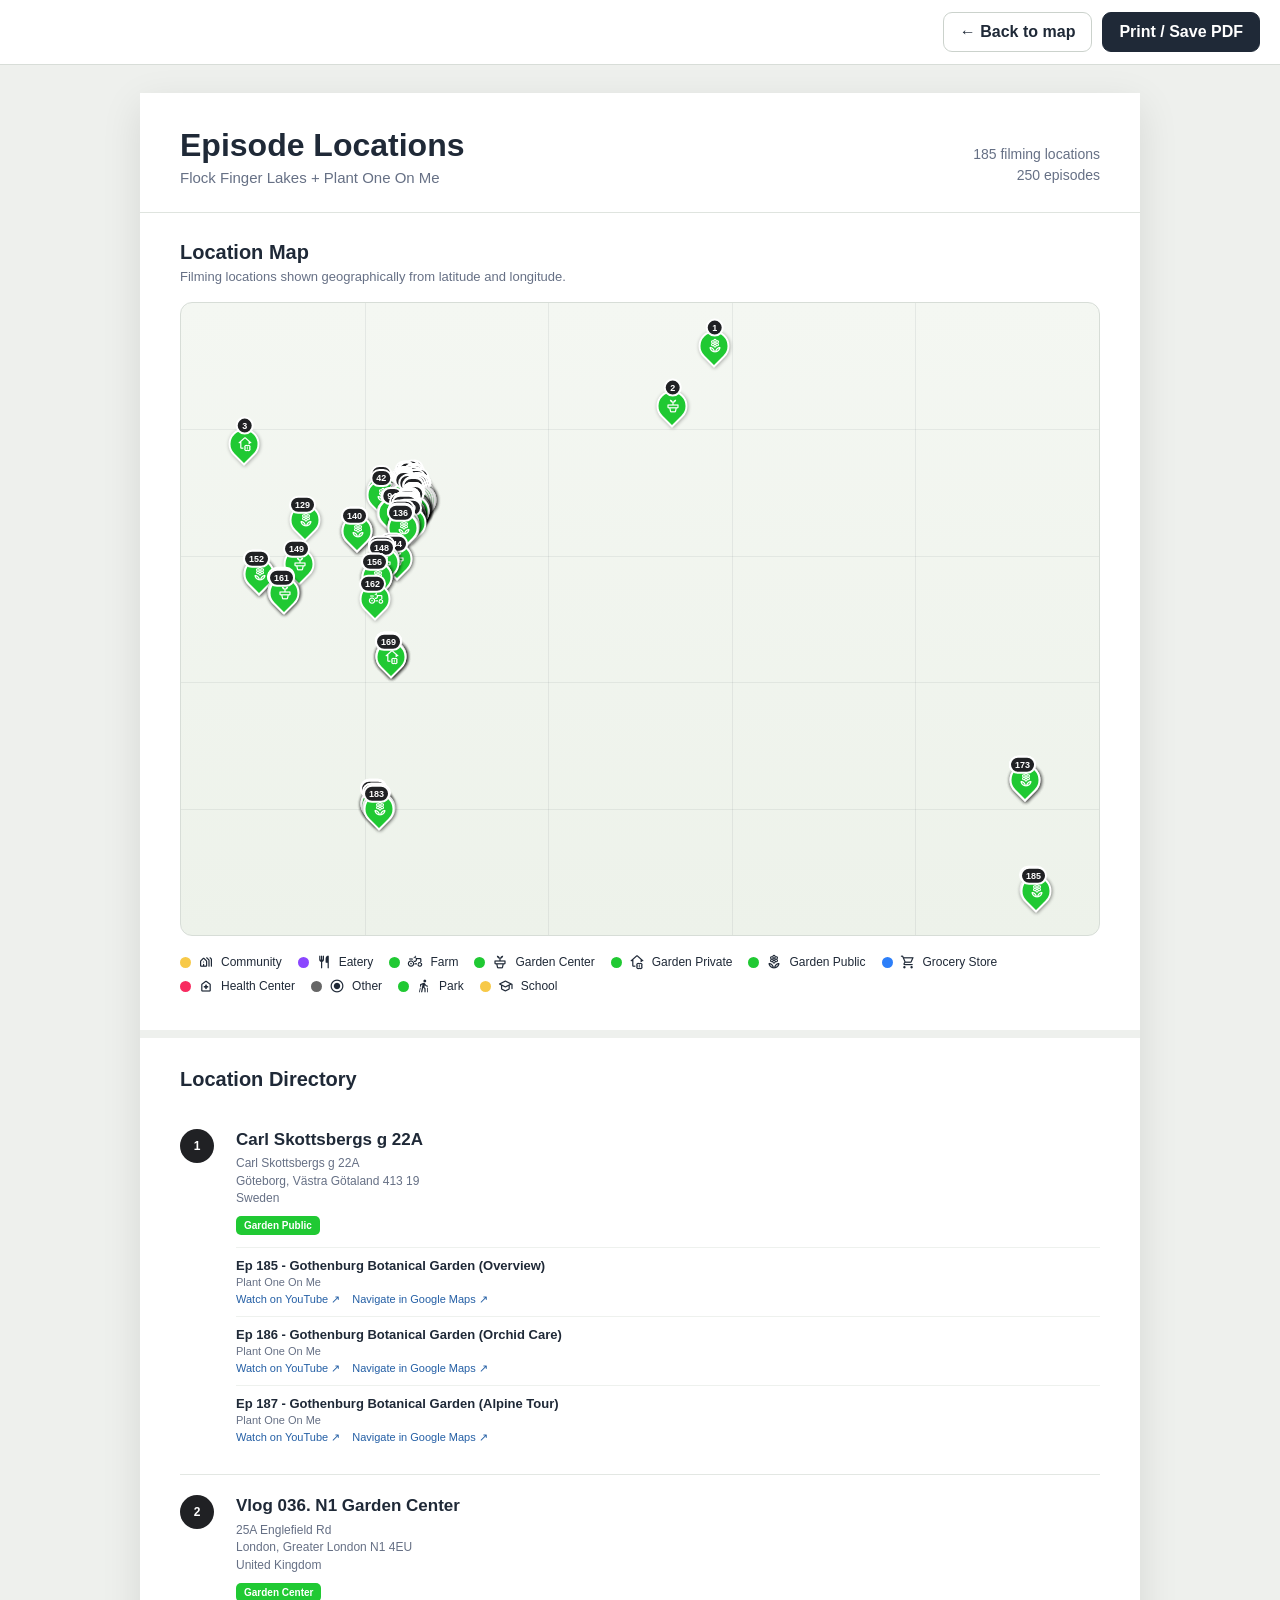
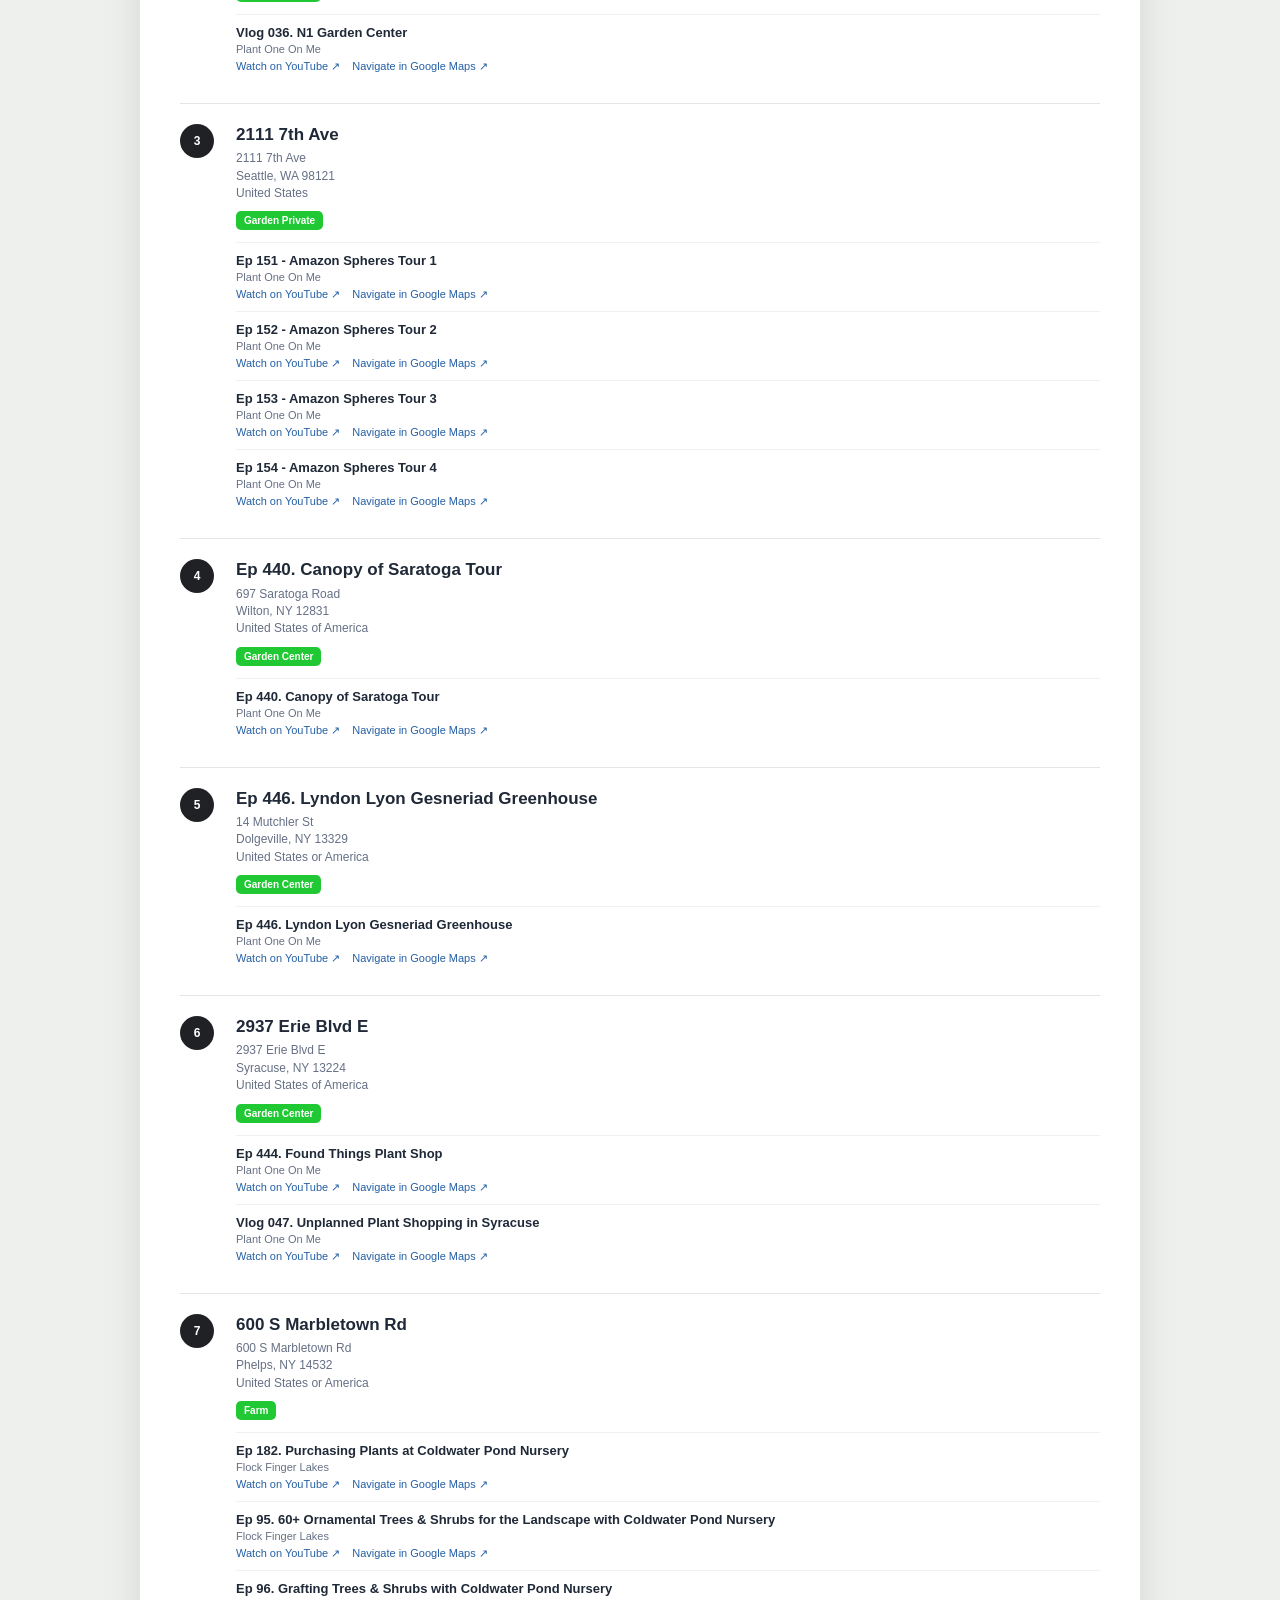
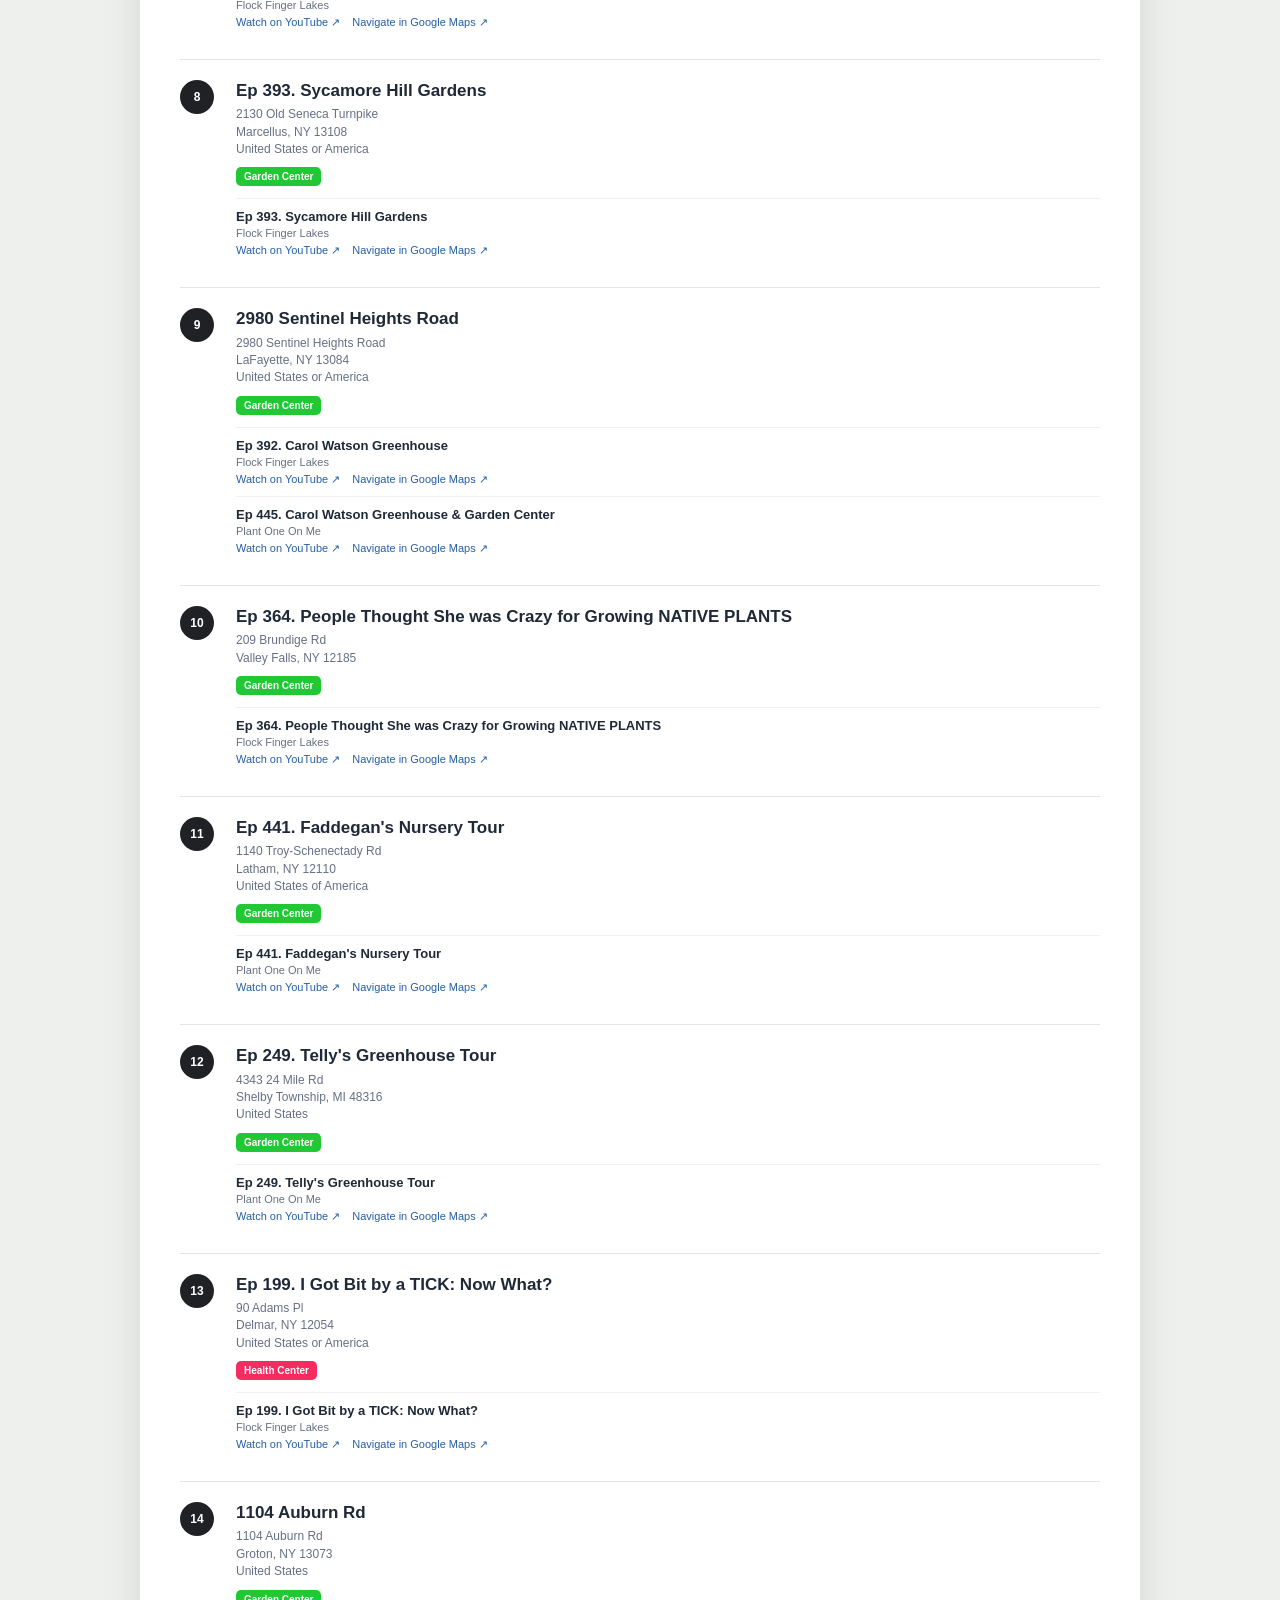
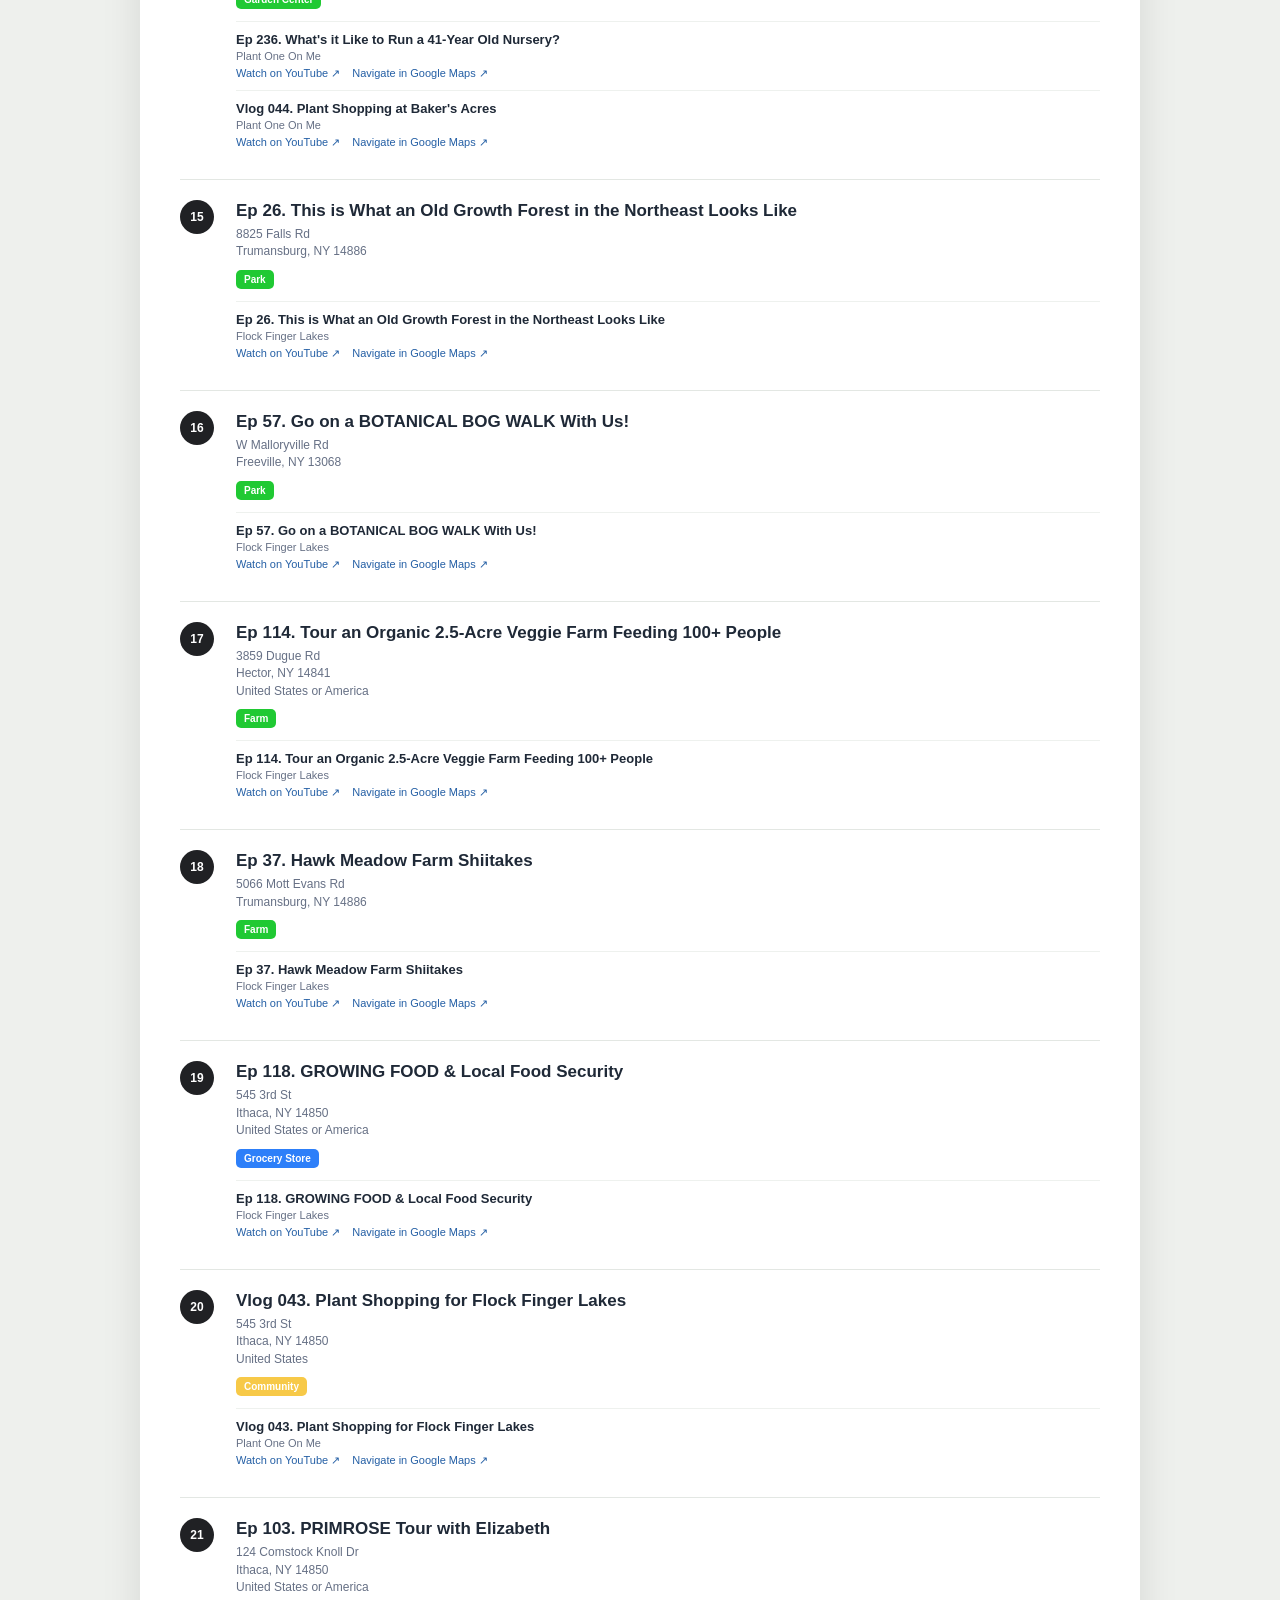
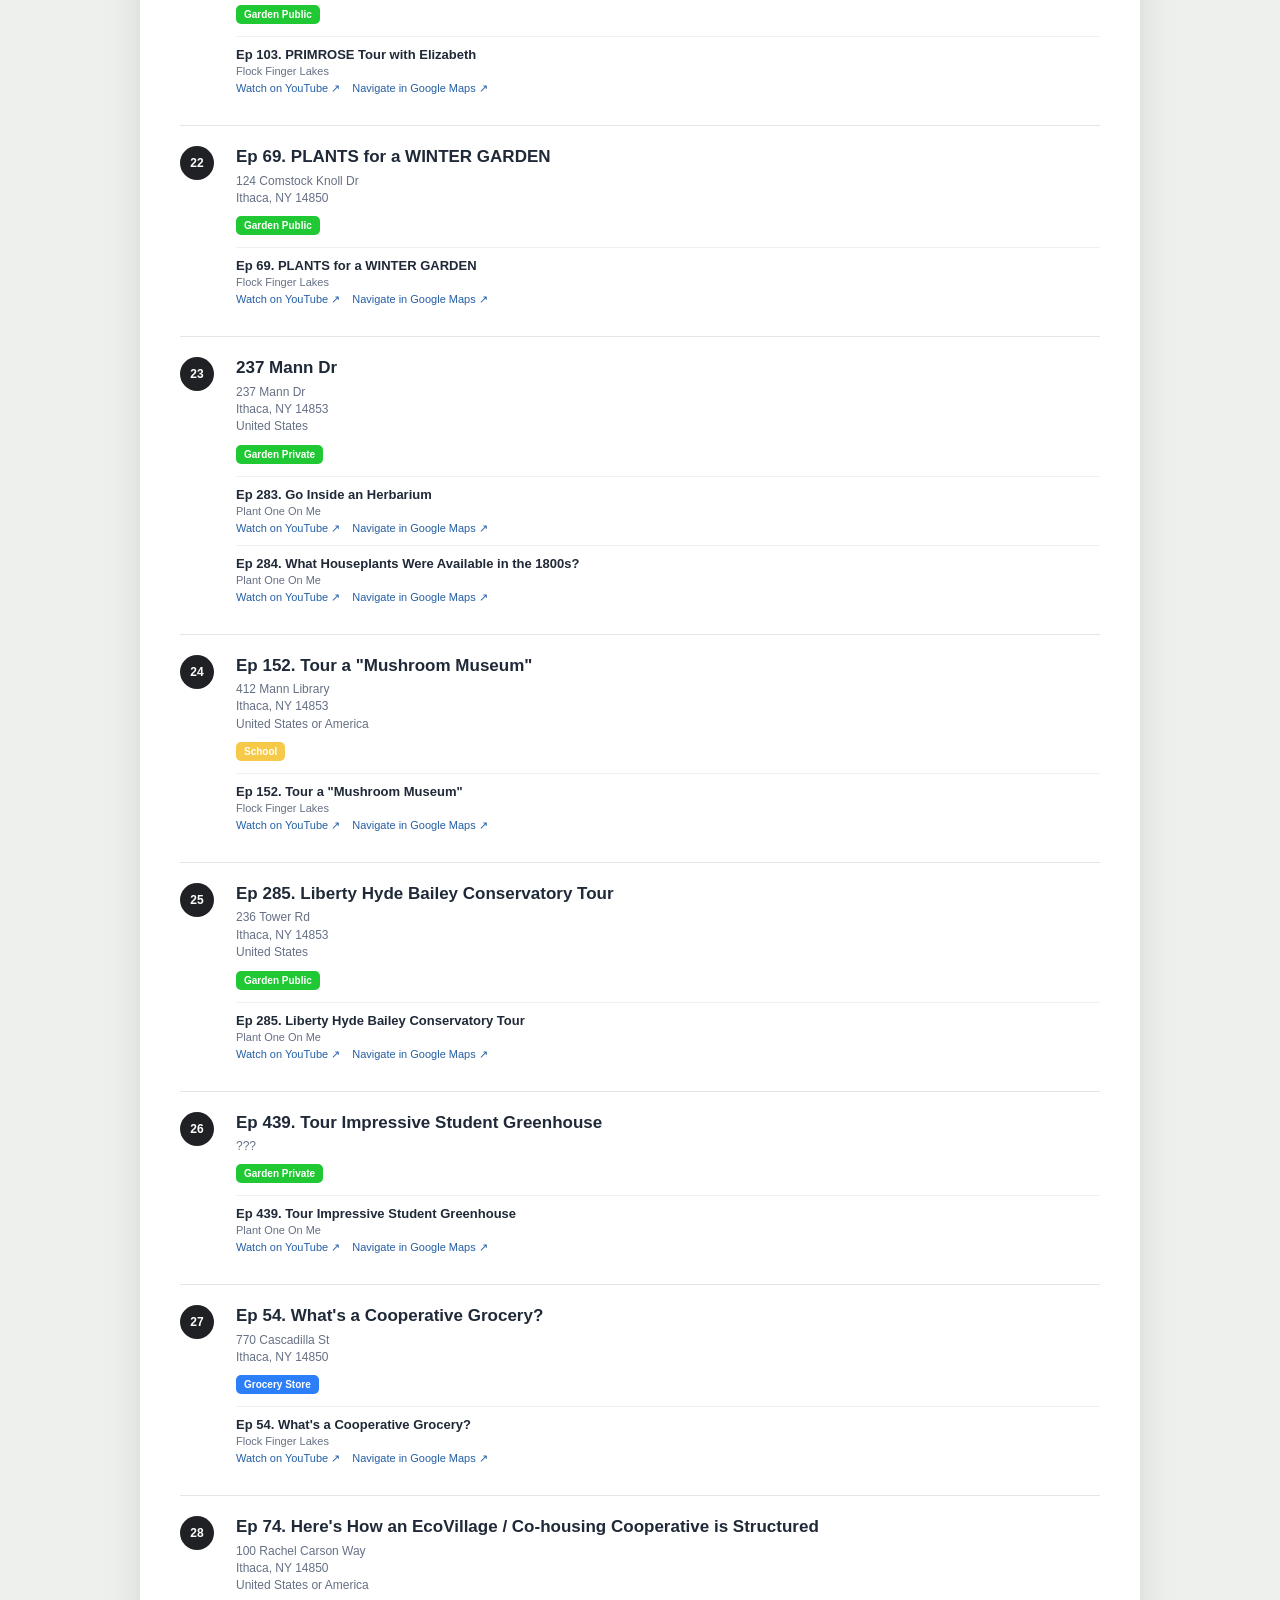
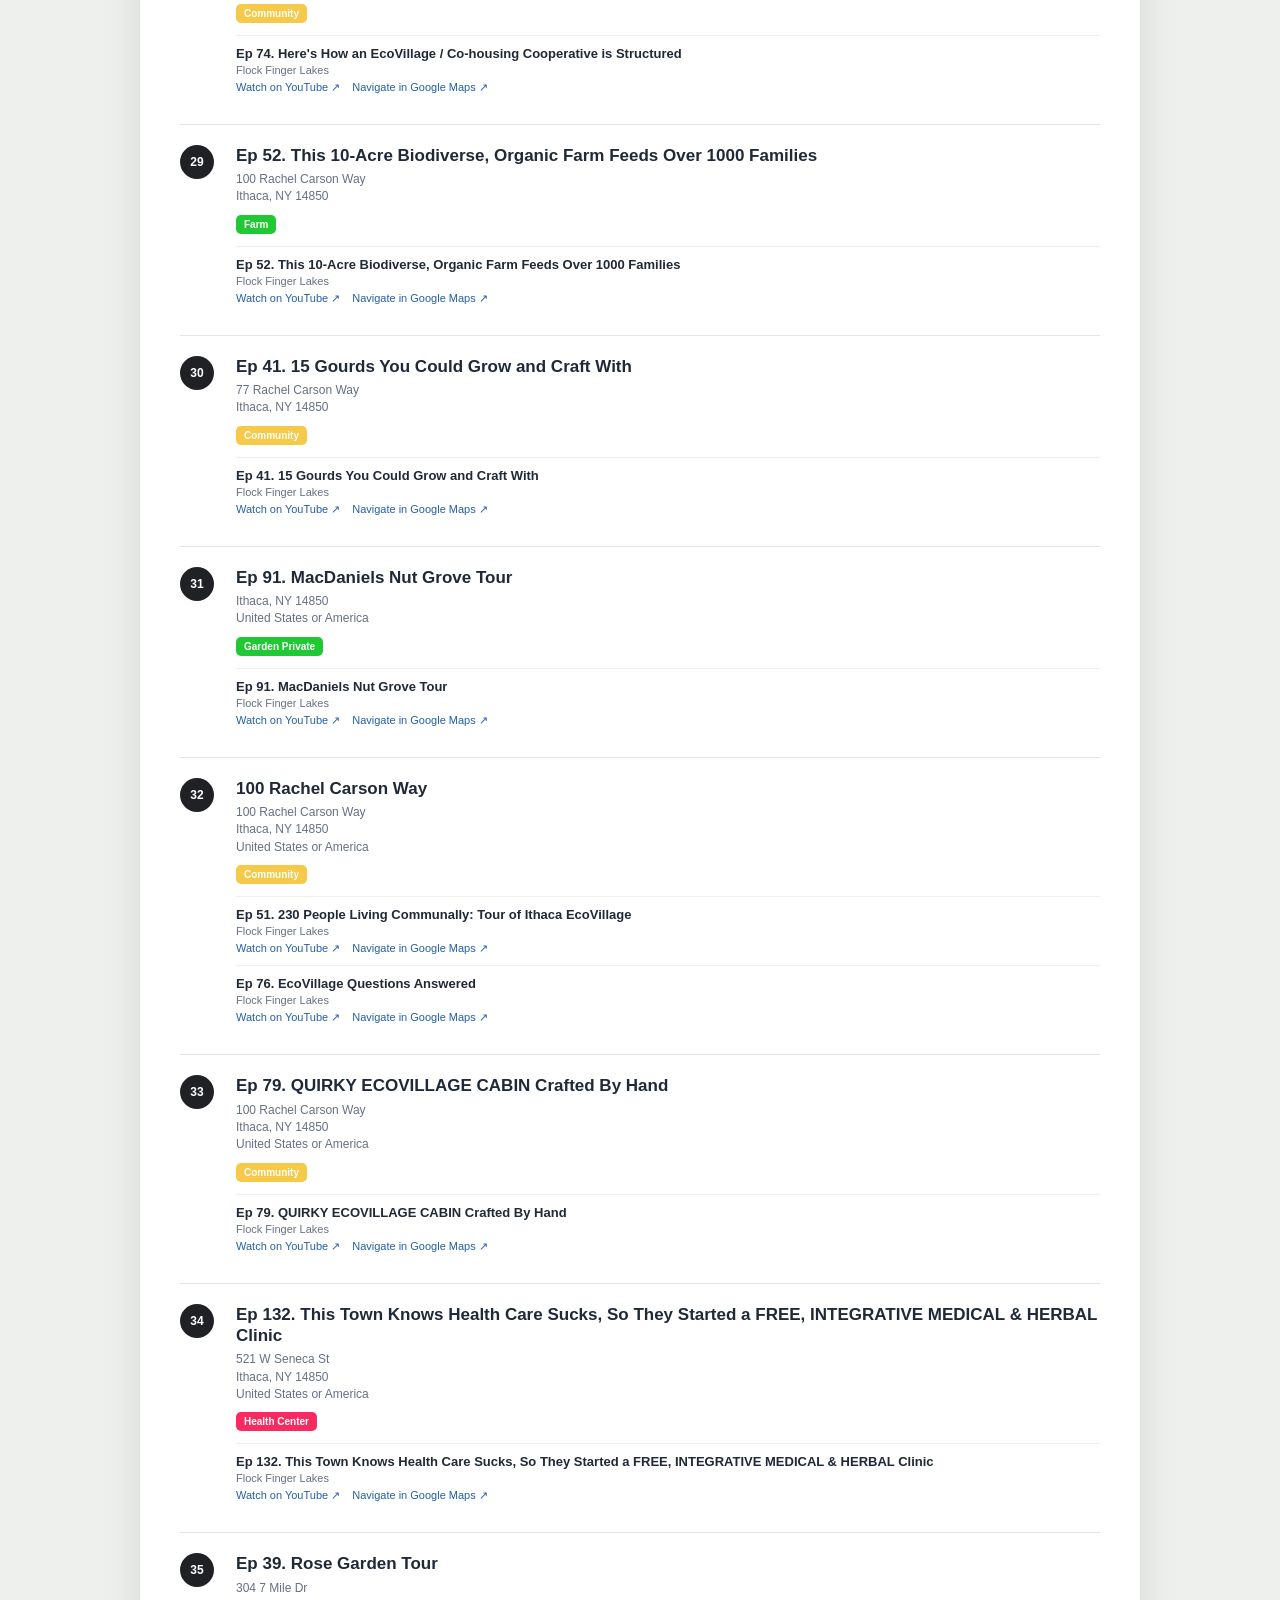
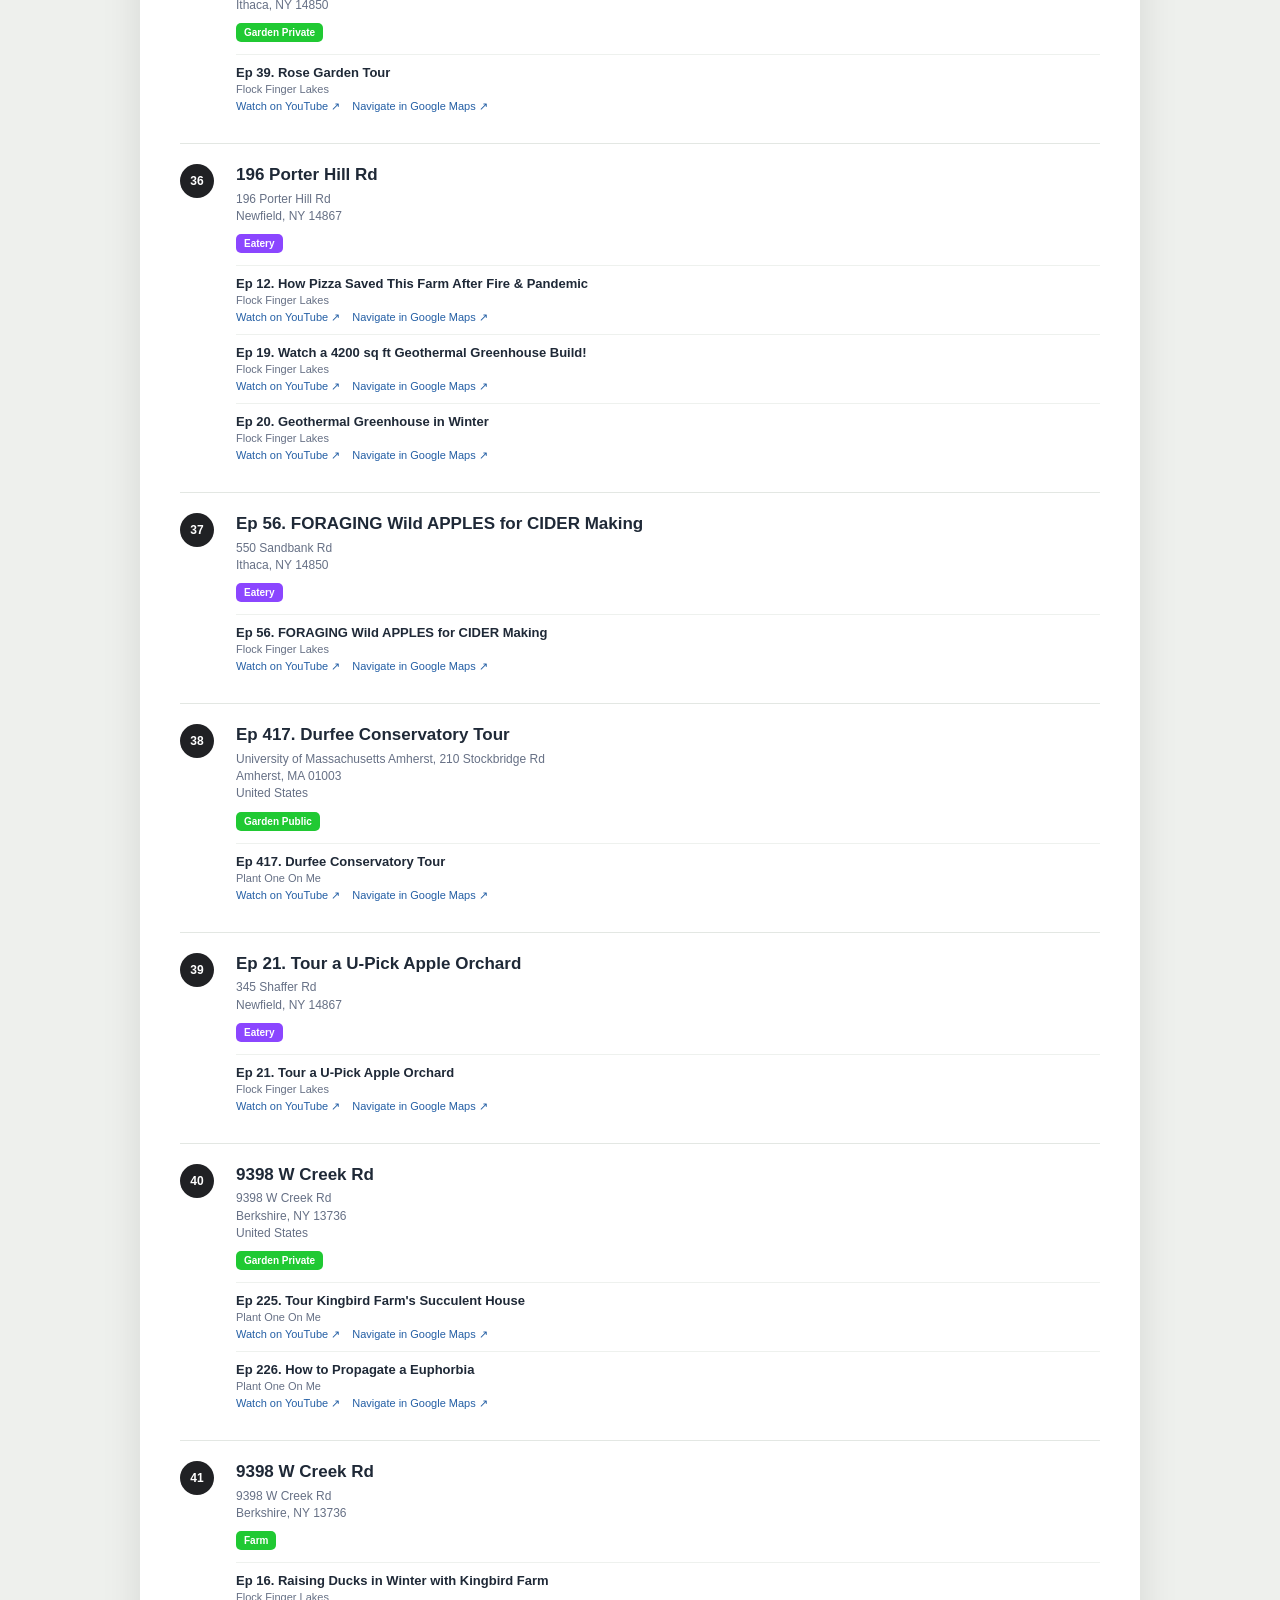
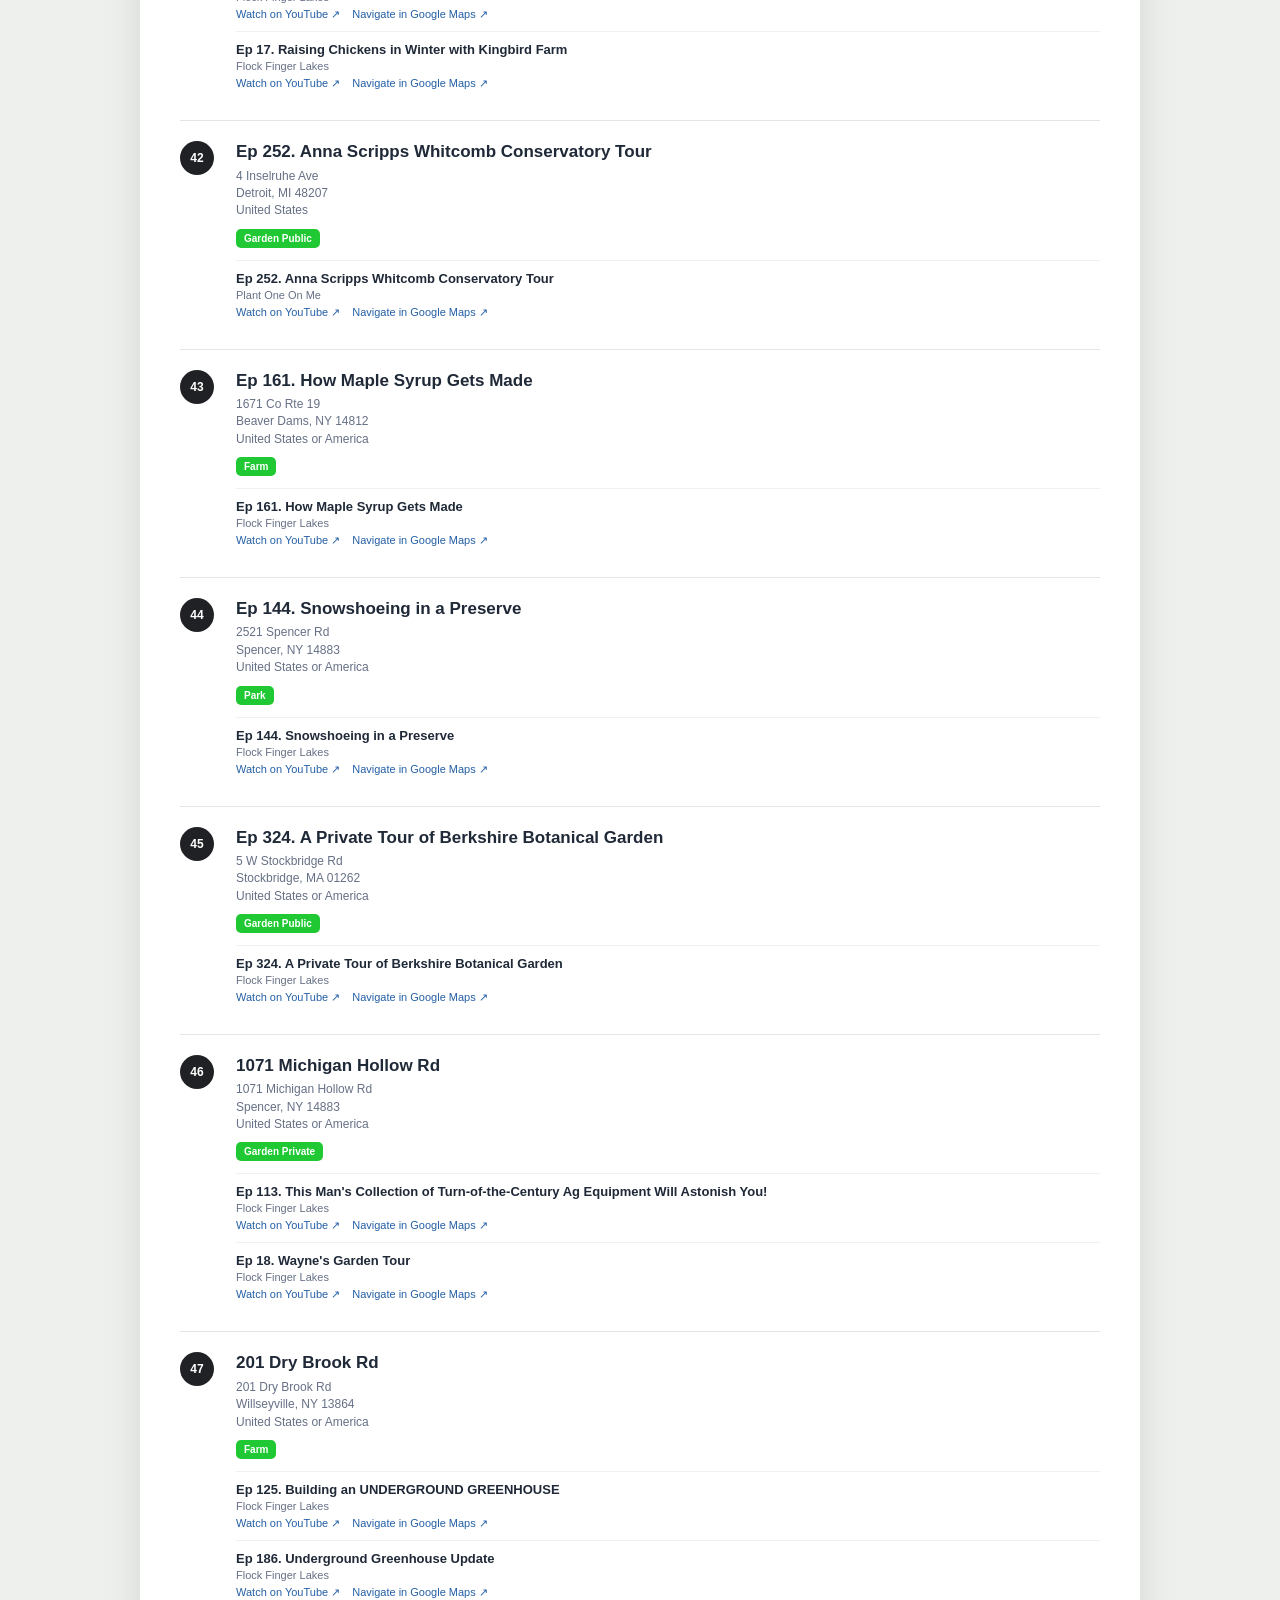
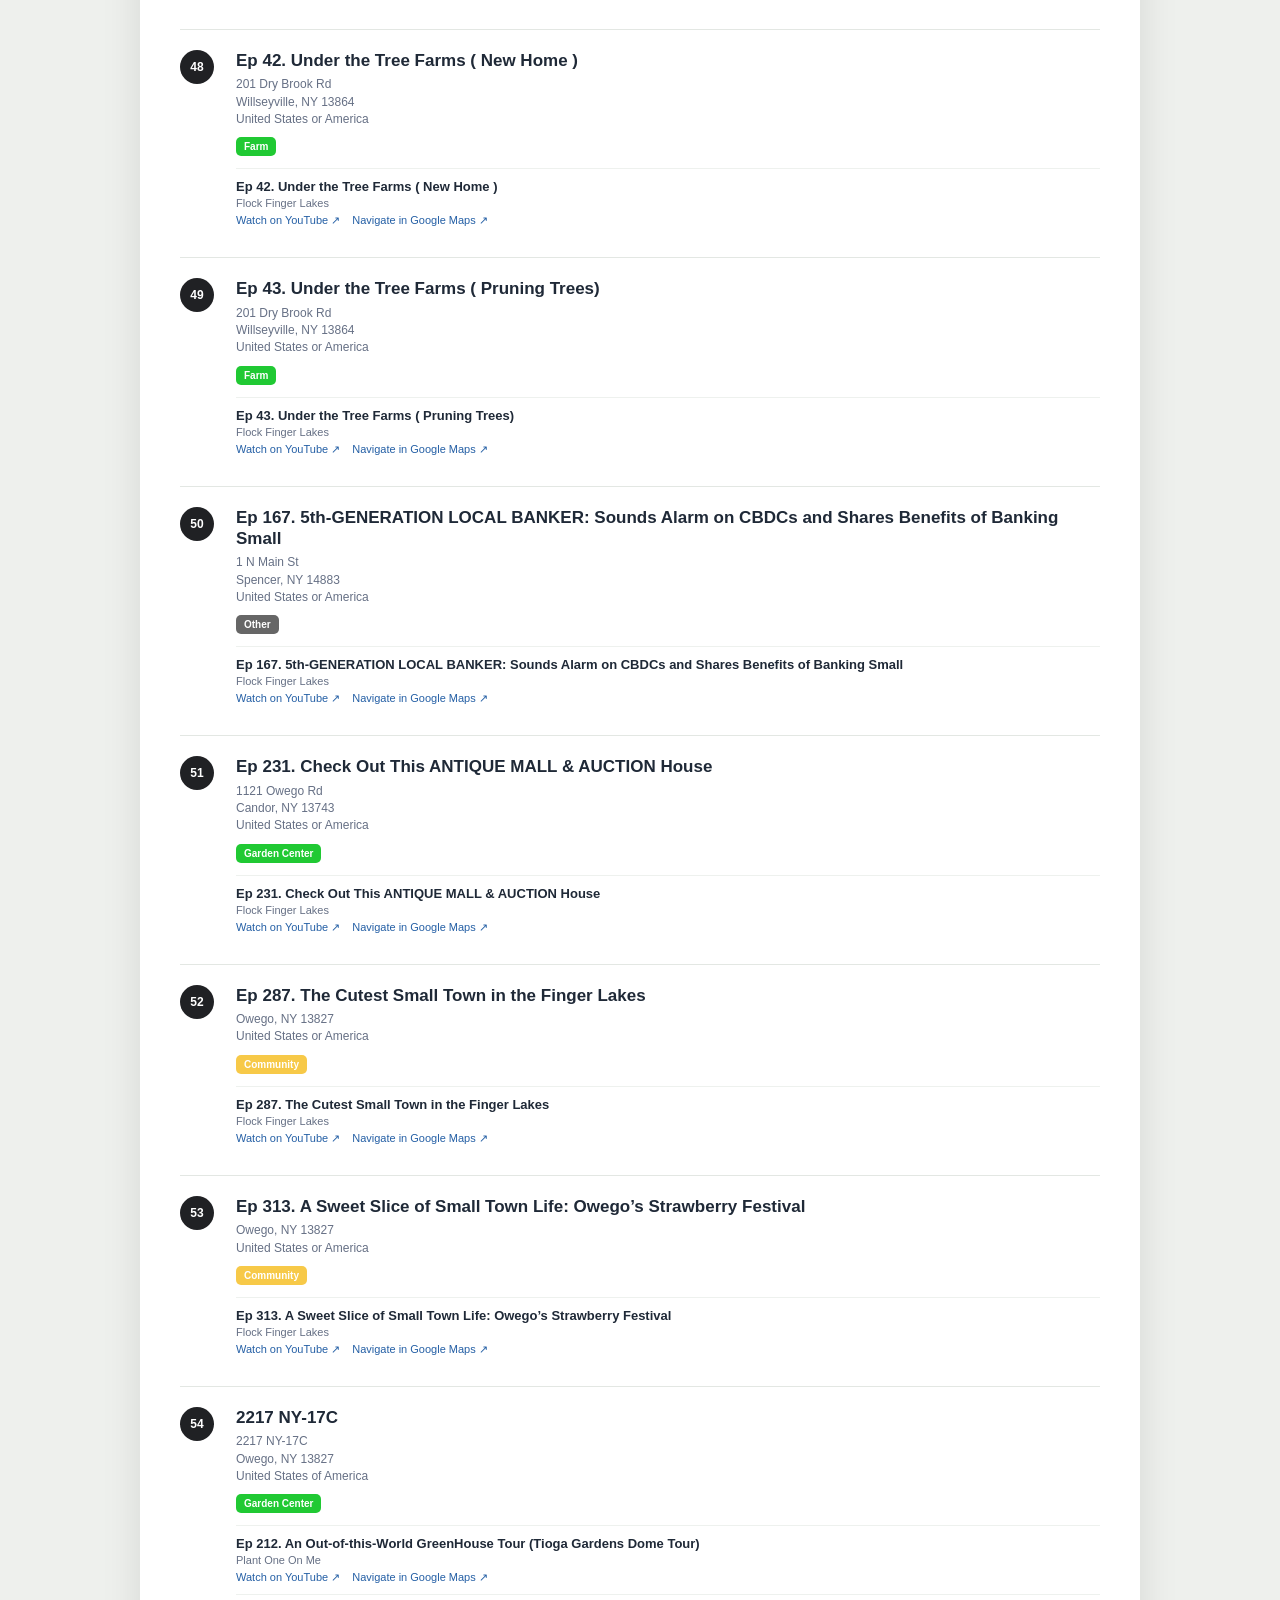
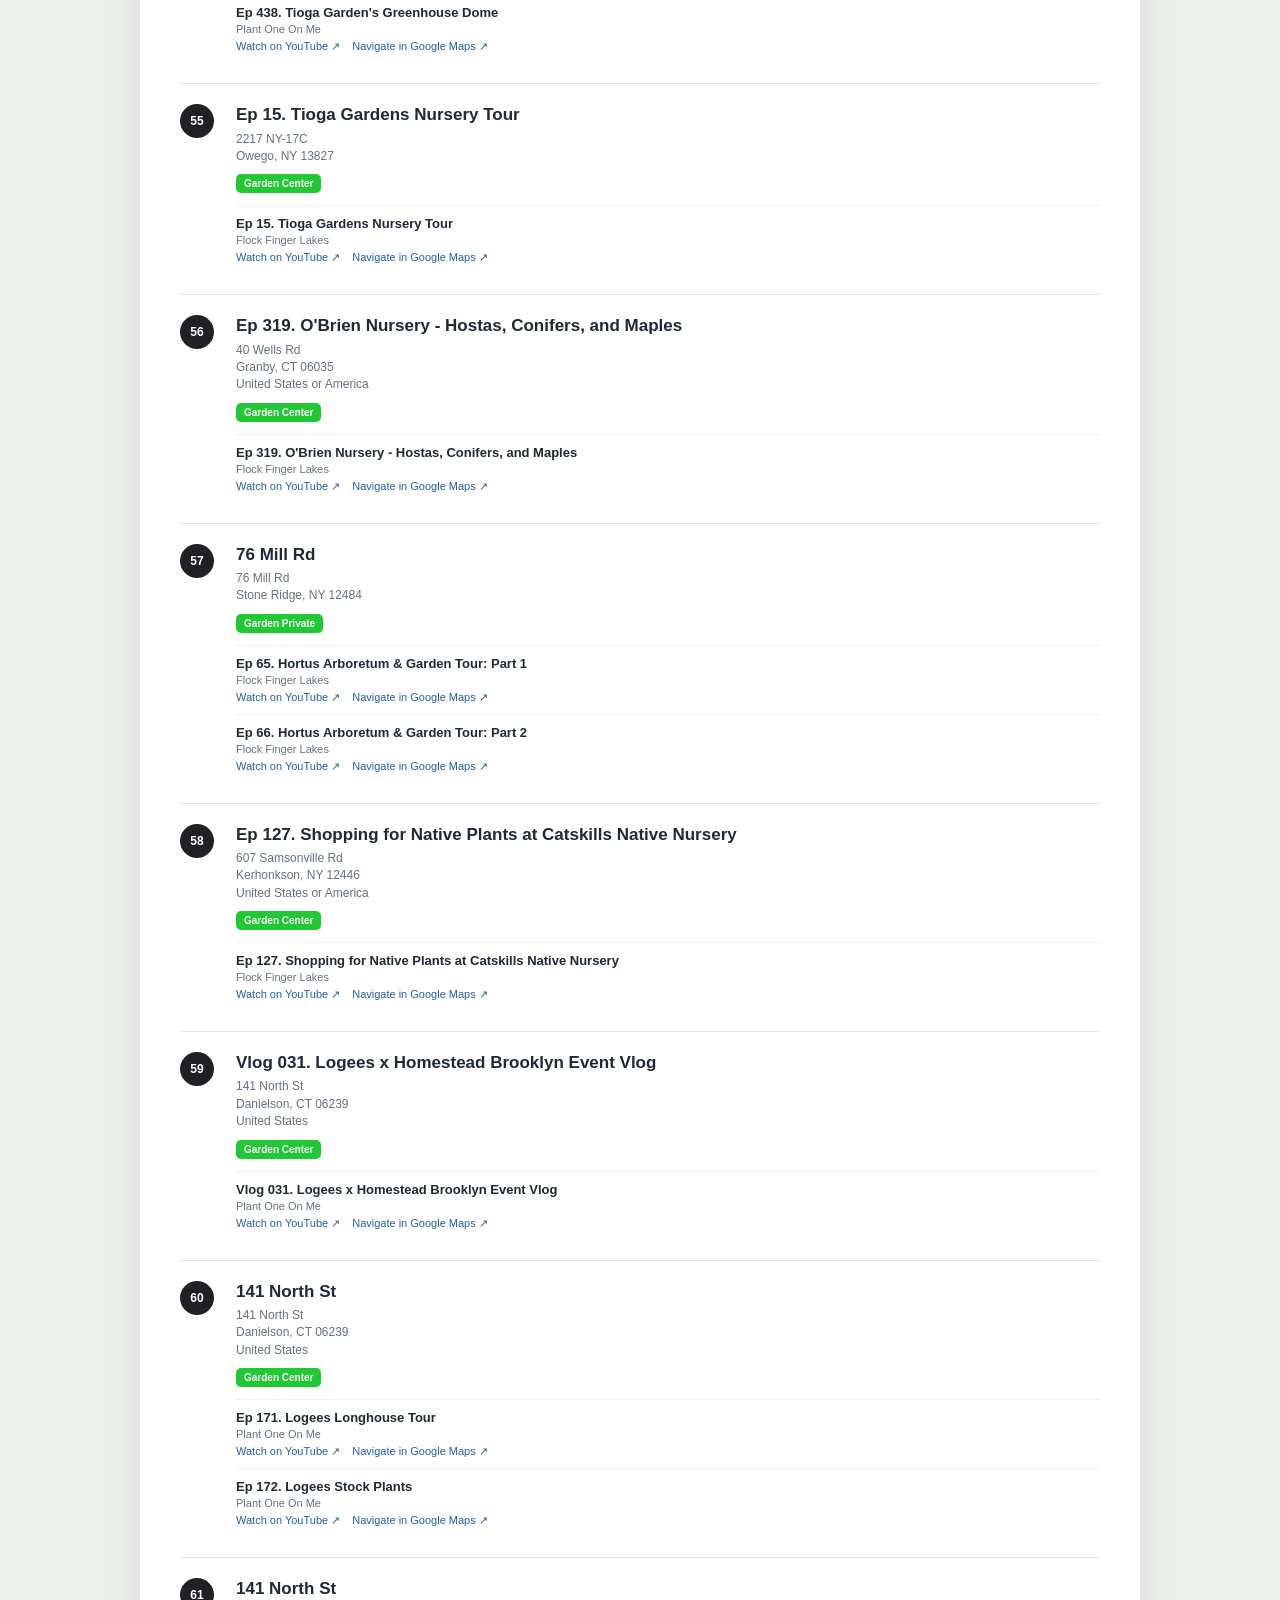
<file: print.html>
<!DOCTYPE html>
<html lang="en">
<head>
  <meta charset="UTF-8">

  <meta
    name="viewport"
    content="width=device-width, initial-scale=1.0"
  >

  <title>Episode Locations — Print</title>

  <link
    href="https://fonts.googleapis.com/css2?family=Material+Symbols+Rounded:FILL,wght,GRAD,opsz@0..1,100..700,-50..200,20..48"
    rel="stylesheet"
  >

  <link rel="stylesheet" href="print.css">
</head>

<body>

  <div class="print-toolbar">
    <button id="backBtn" type="button">
      ← Back to map
    </button>

    <button id="printPdfBtn" type="button">
      Print / Save PDF
    </button>
  </div>

  <main class="print-document">

    <header class="print-header">
      <div>
        <h1>Episode Locations</h1>

        <p id="printSubtitle">
          Flock Finger Lakes + Plant One On Me
        </p>
      </div>

      <div id="printSummary" class="print-summary">
        Loading…
      </div>
    </header>

    <section class="map-page">

      <div class="section-heading">
        <h2>Location Map</h2>

        <p>
          Filming locations shown geographically from
          latitude and longitude.
        </p>
      </div>

      <div id="printMap" class="print-map"></div>

      <div id="legend" class="legend"></div>

    </section>

    <section class="directory-section">

      <div class="section-heading">
        <h2>Location Directory</h2>
      </div>

      <div id="locationDirectory"></div>

    </section>

  </main>

  <script src="print.js"></script>

</body>
</html>
</file>
<file: print.css>
* {
  box-sizing: border-box;
}

:root {
  font-family:
    -apple-system,
    BlinkMacSystemFont,
    "Segoe UI",
    Arial,
    sans-serif;

  color: #1f2937;
  background: #eef0ed;
}

body {
  margin: 0;
}

.print-toolbar {
  position: sticky;
  top: 0;
  z-index: 100;

  display: flex;
  justify-content: flex-end;
  gap: 10px;

  padding: 12px 20px;

  background: rgba(255,255,255,.96);
  border-bottom: 1px solid #d8ddd8;
}

.print-toolbar button {
  appearance: none;

  padding: 10px 16px;

  border: 1px solid #cbd2cc;
  border-radius: 9px;

  background: white;
  color: #1f2937;

  font: inherit;
  font-weight: 650;

  cursor: pointer;
}

.print-toolbar button:last-child {
  background: #1f2937;
  color: white;
  border-color: #1f2937;
}

.print-document {
  width: min(1000px, calc(100% - 32px));
  margin: 28px auto;

  background: white;

  box-shadow:
    0 12px 40px rgba(0,0,0,.10);
}

.print-header {
  display: flex;
  justify-content: space-between;
  align-items: flex-end;
  gap: 30px;

  padding: 36px 40px 26px;

  border-bottom: 1px solid #dfe4df;
}

.print-header h1 {
  margin: 0 0 6px;

  font-size: 32px;
  line-height: 1.05;
}

.print-header p {
  margin: 0;

  color: #667085;
  font-size: 15px;
}

.print-summary {
  text-align: right;

  color: #667085;
  font-size: 14px;
  line-height: 1.5;
}

.map-page {
  padding: 28px 40px 36px;
}

.section-heading {
  margin-bottom: 18px;
}

.section-heading h2 {
  margin: 0 0 5px;

  font-size: 20px;
}

.section-heading p {
  margin: 0;

  color: #667085;
  font-size: 13px;
}

.print-map {
  position: relative;

  width: 100%;
  aspect-ratio: 1.45 / 1;

  overflow: hidden;

  border: 1px solid #d7ddd7;
  border-radius: 12px;

  background:
    linear-gradient(
      180deg,
      #f4f7f2 0%,
      #edf2ea 100%
    );
}

.map-grid-line {
  position: absolute;

  background: rgba(31,41,55,.07);
}

.map-grid-line.vertical {
  top: 0;
  bottom: 0;
  width: 1px;
}

.map-grid-line.horizontal {
  left: 0;
  right: 0;
  height: 1px;
}

.print-marker {
  position: absolute;

  transform: translate(-50%, -50%);

  width: 31px;
  height: 31px;

  border-radius: 50% 50% 50% 0;

  border: 2px solid white;

  box-shadow:
    0 1px 4px rgba(0,0,0,.32);

  display: flex;
  align-items: center;
  justify-content: center;
}

.print-marker-inner {
  transform: rotate(45deg);

  color: white;

  font-size: 16px;
  line-height: 1;
}

.print-marker-number {
  position: absolute;

  top: -8px;
  right: -9px;

  min-width: 18px;
  height: 18px;

  padding: 0 4px;

  display: flex;
  align-items: center;
  justify-content: center;

  border: 2px solid white;
  border-radius: 10px;

  background: #202124;
  color: white;

  font-size: 9px;
  font-weight: 750;

  transform: rotate(45deg);
}

.legend {
  display: flex;
  flex-wrap: wrap;
  gap: 8px 16px;

  margin-top: 18px;
}

.legend-item {
  display: flex;
  align-items: center;
  gap: 7px;

  font-size: 12px;
}

.legend-dot {
  width: 11px;
  height: 11px;

  border-radius: 50%;

  flex: 0 0 auto;
}

.directory-section {
  padding: 30px 40px 40px;

  border-top: 8px solid #eef0ed;
}

.location-entry {
  display: grid;

  grid-template-columns: 42px 1fr;

  gap: 14px;

  padding: 20px 0;

  border-bottom: 1px solid #e3e7e3;

  break-inside: avoid;
  page-break-inside: avoid;
}

.location-number {
  width: 34px;
  height: 34px;

  display: flex;
  align-items: center;
  justify-content: center;

  border-radius: 50%;

  background: #202124;
  color: white;

  font-size: 12px;
  font-weight: 750;
}

.location-title {
  margin: 0 0 5px;

  font-size: 17px;
  line-height: 1.25;
}

.location-address {
  margin-bottom: 8px;

  color: #667085;

  font-size: 12px;
  line-height: 1.45;
}

.location-category {
  display: inline-block;

  margin-bottom: 12px;
  padding: 4px 8px;

  border-radius: 5px;

  color: white;

  font-size: 10px;
  font-weight: 700;
}

.print-episode {
  padding: 10px 0;

  border-top: 1px solid #eef1ee;
}

.print-episode:first-of-type {
  border-top: 0;
}

.print-episode-name {
  margin-bottom: 3px;

  font-size: 13px;
  font-weight: 700;
}

.print-channel {
  margin-bottom: 5px;

  color: #667085;
  font-size: 11px;
}

.print-links {
  display: flex;
  flex-wrap: wrap;
  gap: 12px;

  font-size: 11px;
}

.print-links a {
  color: #245fa5;
  text-decoration: none;
}

@page {
  size: Letter;
  margin: 0.45in;
}

@media print {

  :root,
  body {
    background: white;
  }

  .print-toolbar {
    display: none !important;
  }

  .print-document {
    width: 100%;
    margin: 0;

    box-shadow: none;
  }

  .print-header {
    padding:
      0 0 0.2in;
  }

  .map-page {
    padding:
      0.25in 0 0;
  }

  .print-map {
    max-height: 6.2in;
  }

  .directory-section {
    padding:
      0.3in 0 0;

    border-top:
      1px solid #dfe4df;

    break-before: page;
    page-break-before: always;
  }

  a {
    color: inherit;
  }
}
</file>
